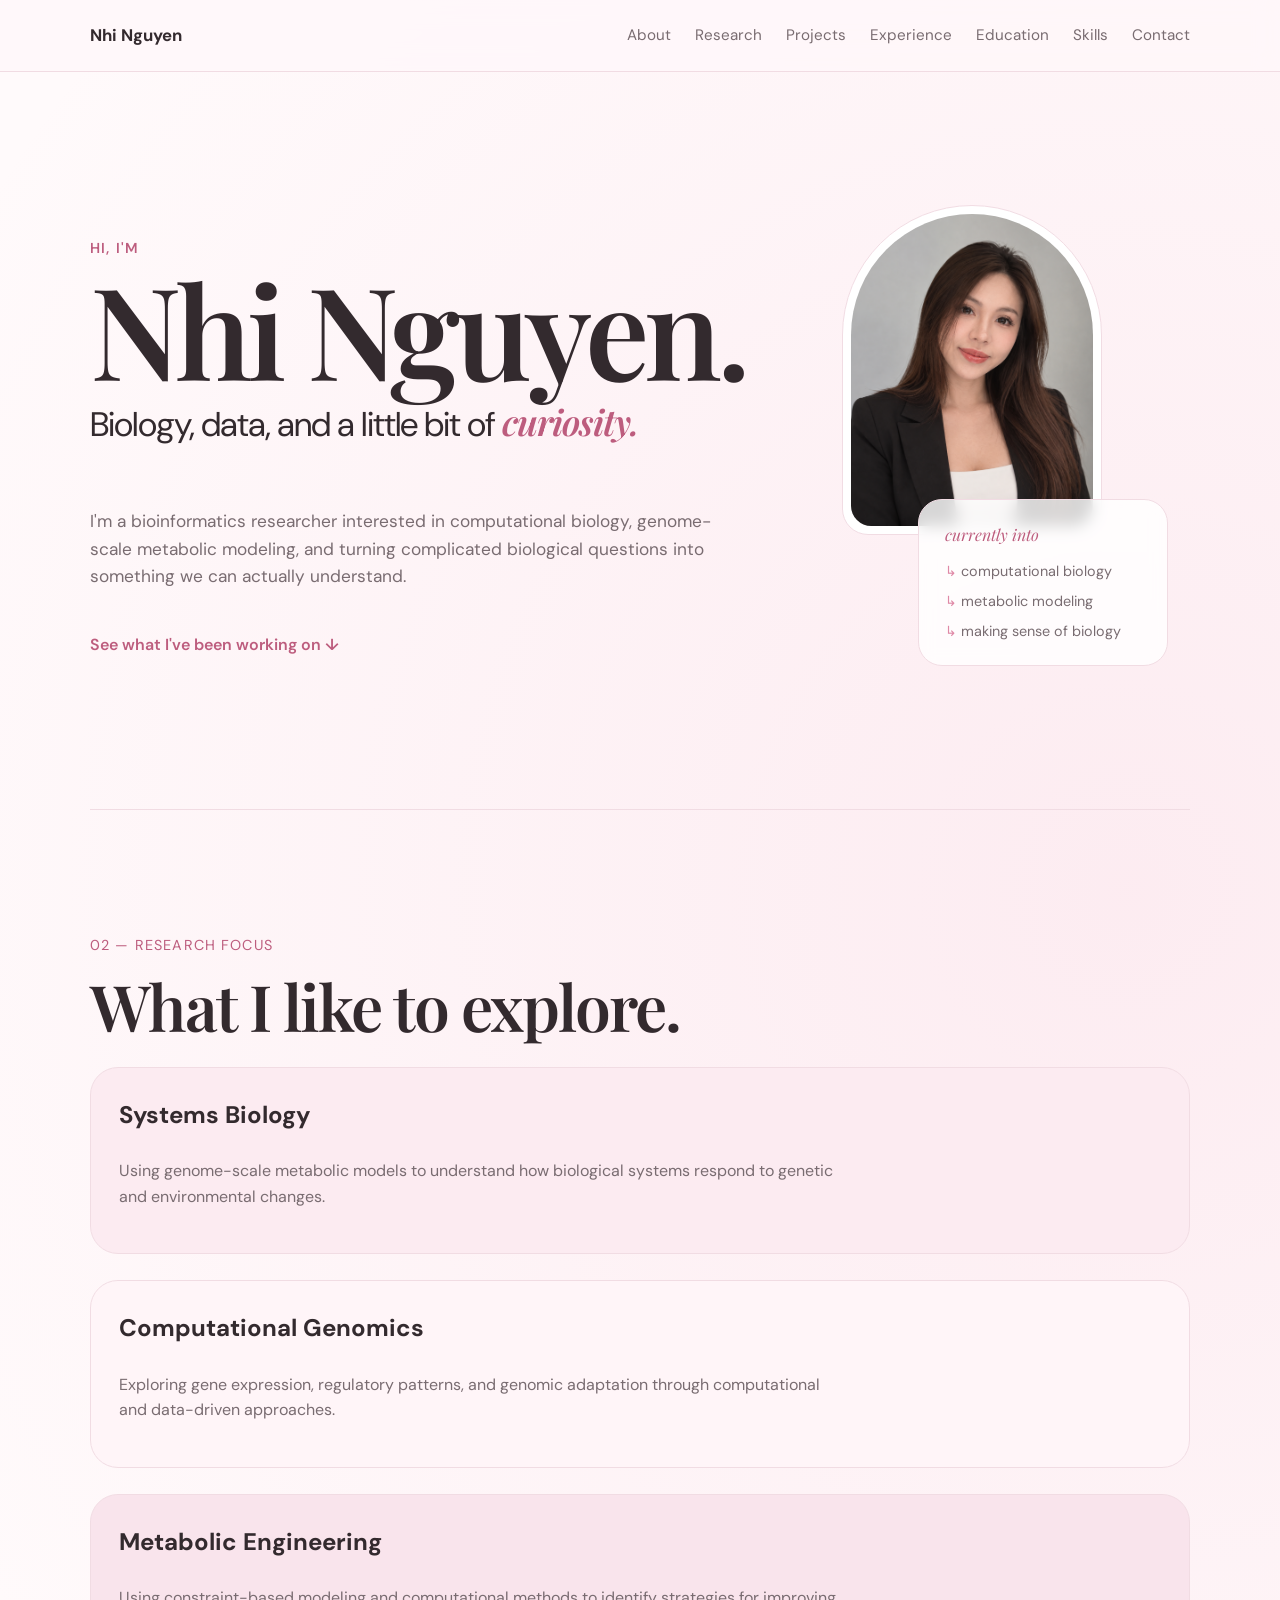
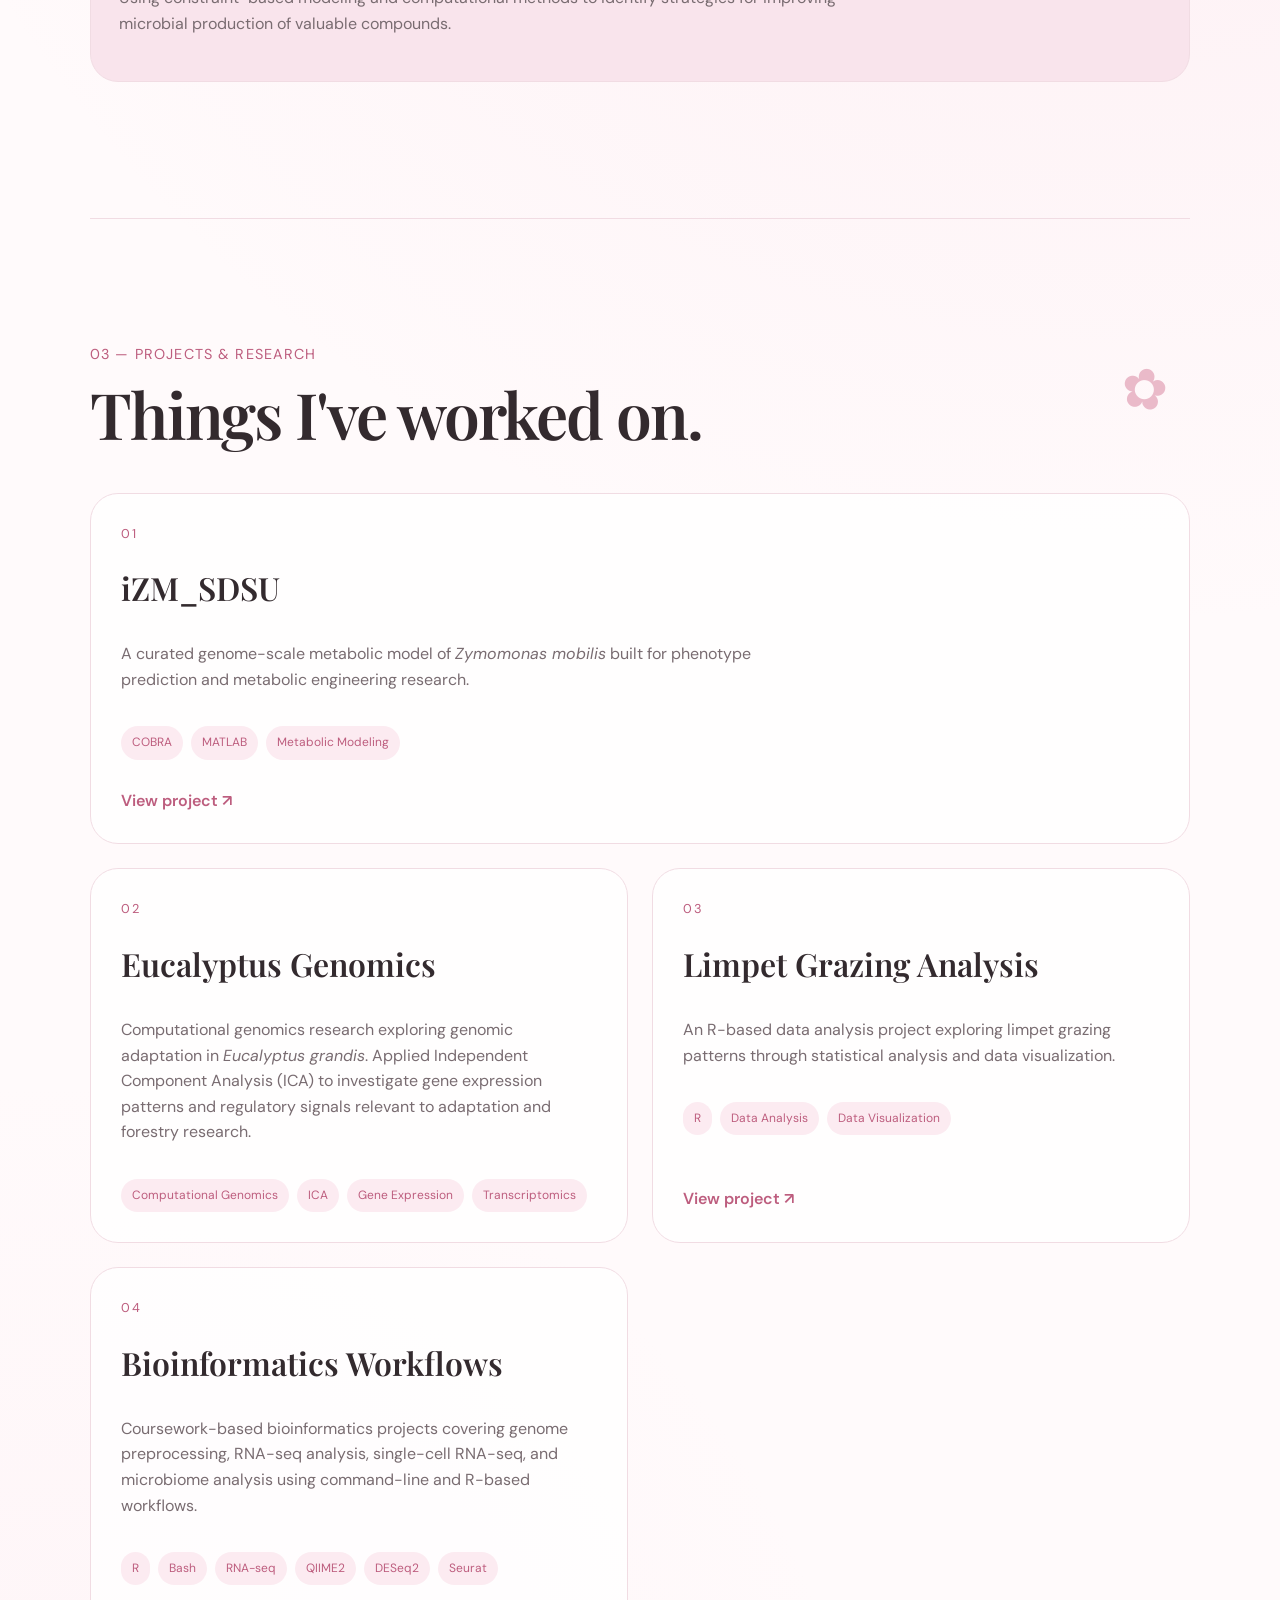
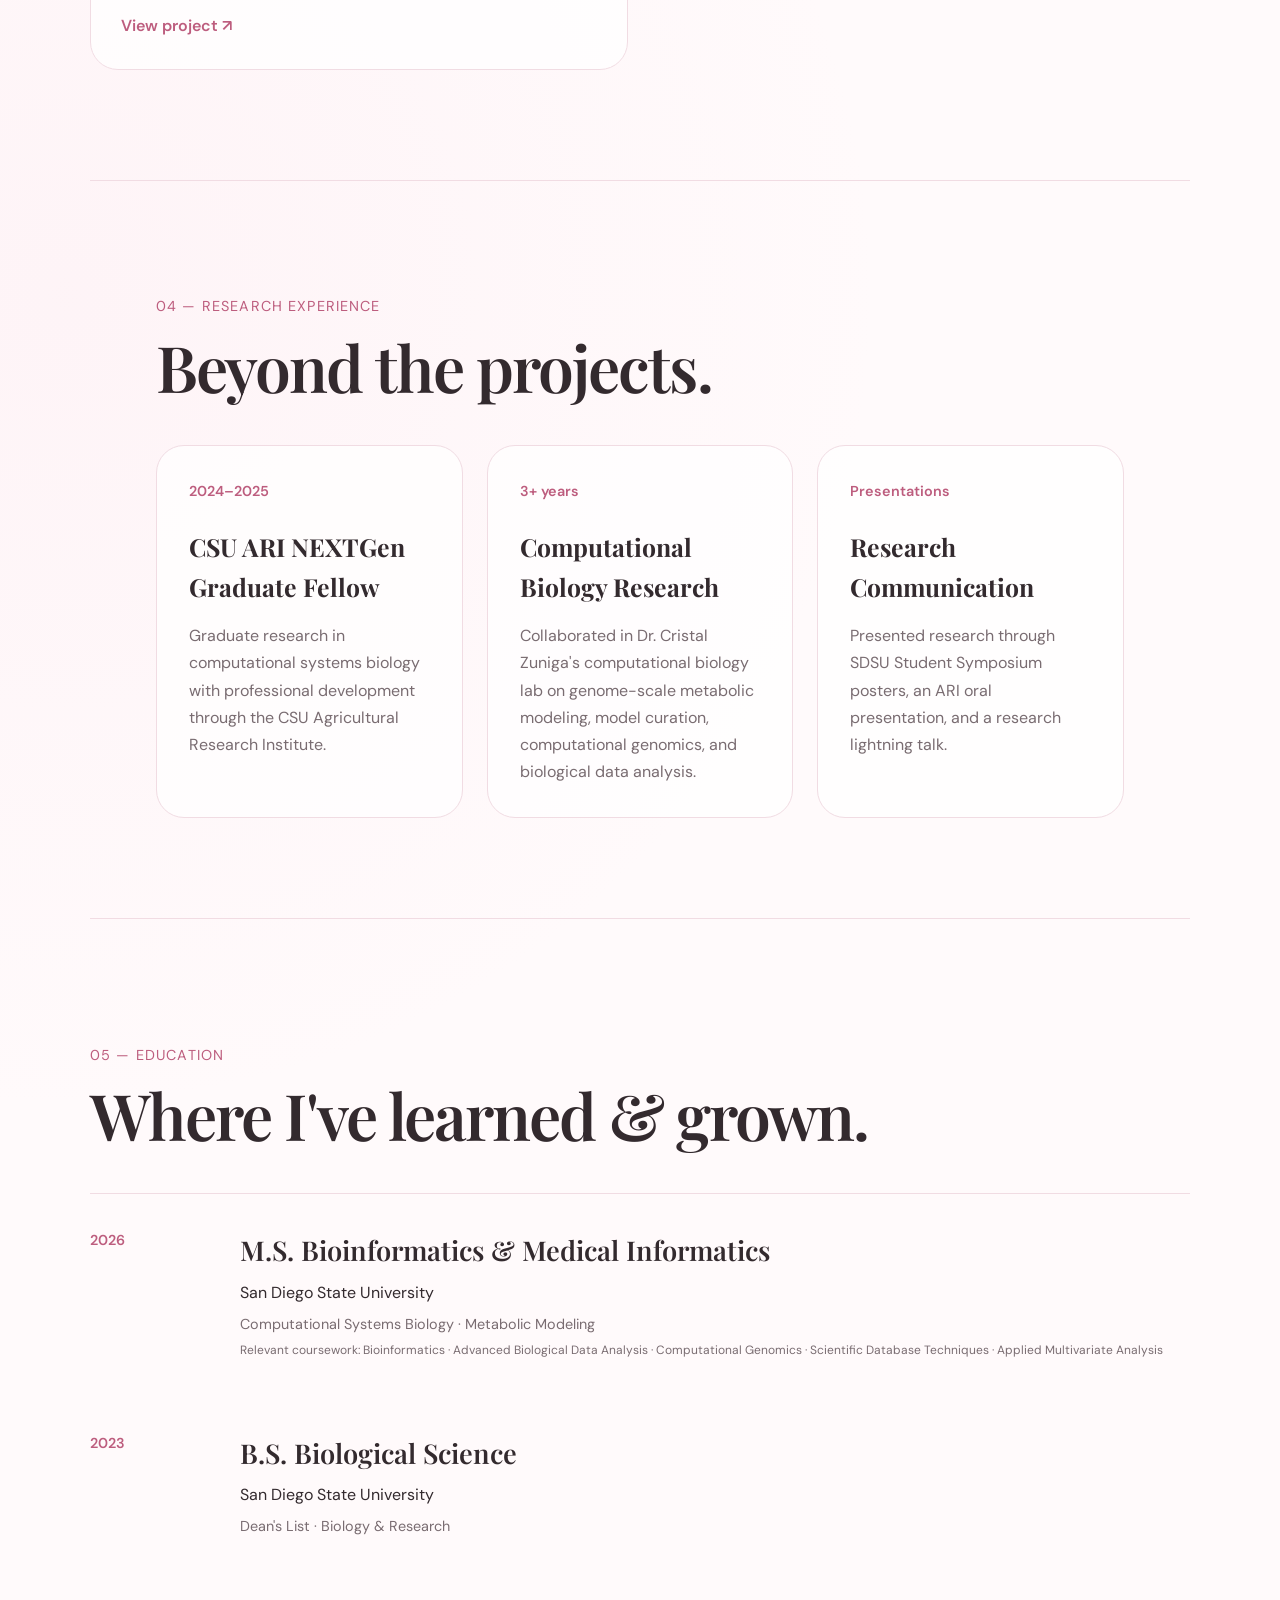
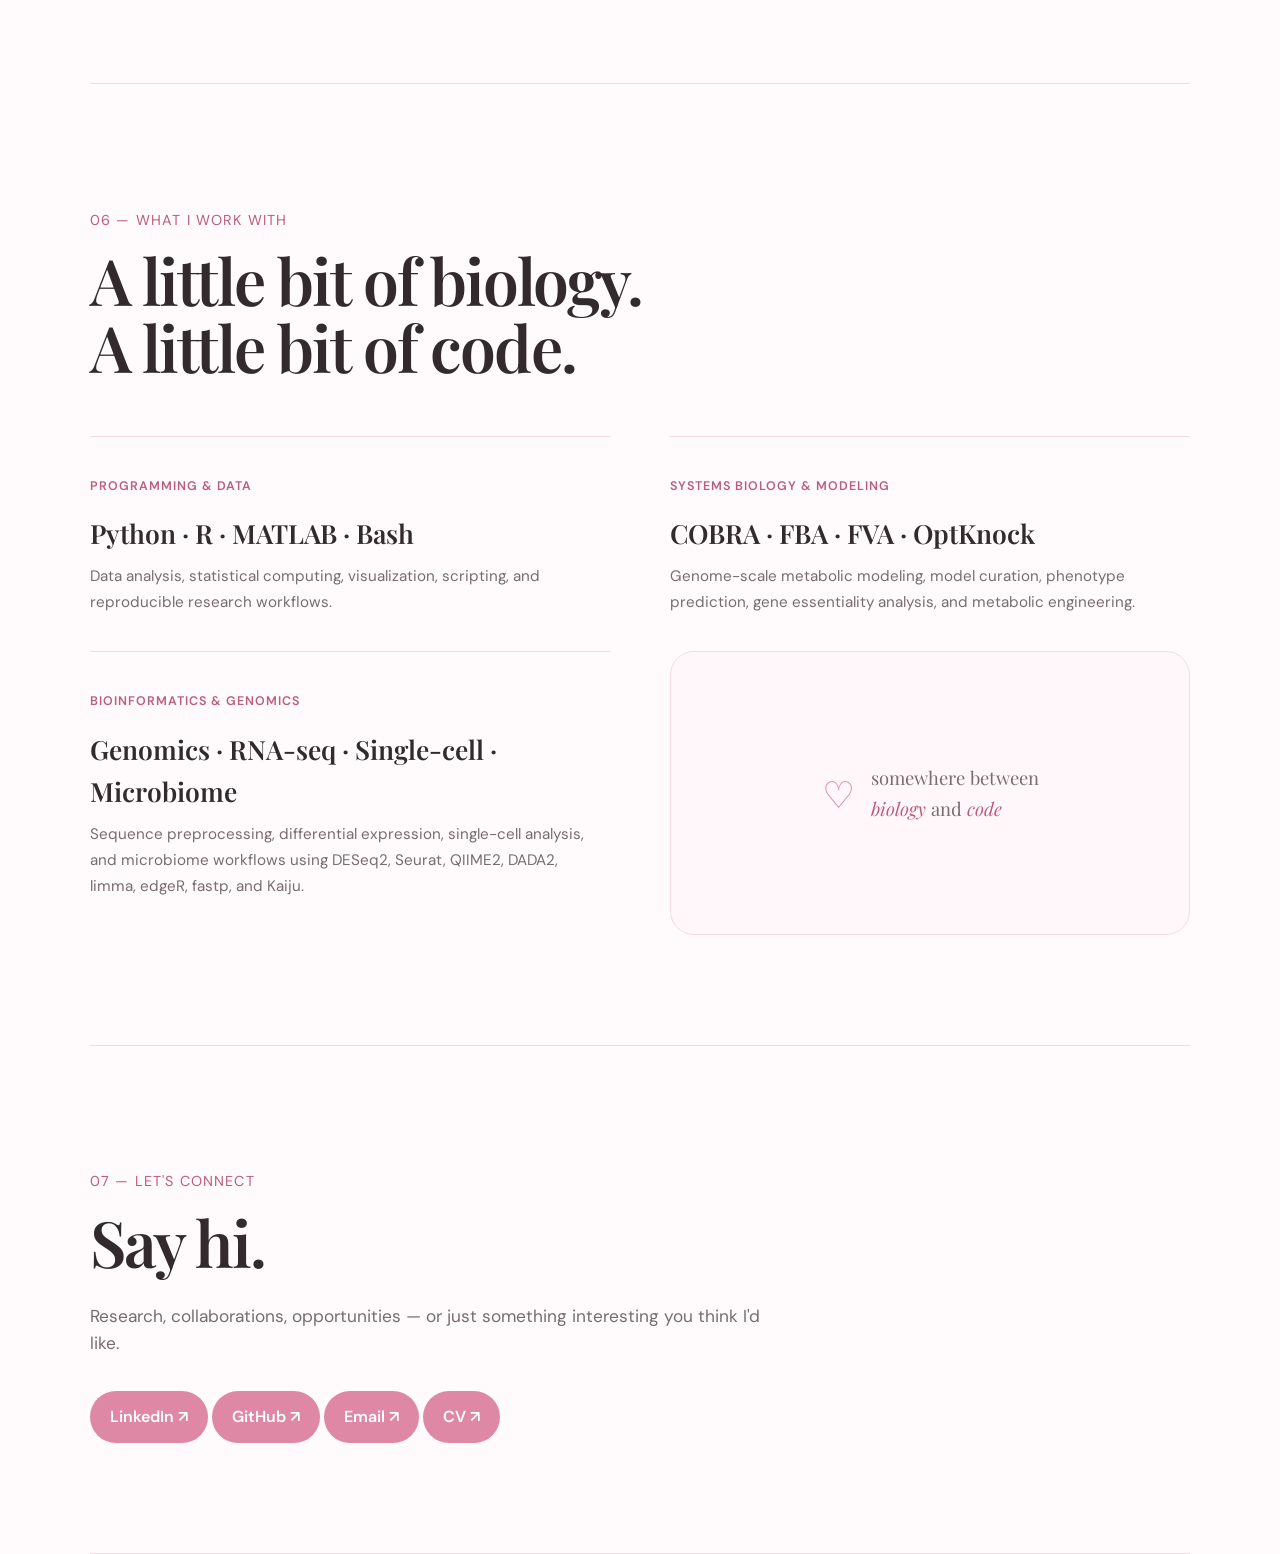
<file: index.html>
<!DOCTYPE html>
<html lang="en">
<head>
  <meta charset="UTF-8">
  <meta name="viewport" content="width=device-width, initial-scale=1.0">

<title>Nhi Nguyen | Bioinformatics & Computational Biology</title>
<meta name="description" content="Nhi Nguyen is a bioinformatics researcher specializing in computational biology, genome-scale metabolic modeling, systems biology, and metabolic engineering.">
<meta property="og:title" content="Nhi Nguyen | Bioinformatics & Computational Biology">
<meta property="og:description" content="Bioinformatics researcher working in computational biology, genome-scale metabolic modeling, systems biology, and metabolic engineering.">
<meta property="og:type" content="website">
<meta property="og:url" content="https://nnguyen3.github.io/nhi-portfolio/">
<link rel="canonical" href="https://nnguyen3.github.io/nhi-portfolio/">
<link rel="icon" type="image/png" href="favicon.png">
 <link rel="preconnect" href="https://fonts.googleapis.com">
<link rel="preconnect" href="https://fonts.gstatic.com" crossorigin>
<link
  href="https://fonts.googleapis.com/css2?family=DM+Sans:wght@400;500;600;700&family=Playfair+Display:ital,wght@0,600;0,700;1,600&display=swap"
  rel="stylesheet"
>
<link rel="stylesheet" href="style.css?v=4">

<script type="application/ld+json">
{
  "@context": "https://schema.org",
  "@type": "Person",
  "name": "Nhi Nguyen",
  "url": "https://nnguyen3.github.io/nhi-portfolio/",
  "jobTitle": "Bioinformatics Researcher",
  "alumniOf": {
    "@type": "CollegeOrUniversity",
    "name": "San Diego State University"
  },
  "sameAs": [
    "https://www.linkedin.com/in/thanhhnhi27/",
    "https://github.com/nnguyen3"
  ],
  "knowsAbout": [
    "Bioinformatics",
    "Computational Biology",
    "Genome-Scale Metabolic Modeling",
    "Systems Biology",
    "Metabolic Engineering"
  ]
}
</script>

</head>

<body>

  <nav>
    <div>Nhi Nguyen</div>

    <div>
      <a href="#home">About</a>
      <a href="#research">Research</a>
      <a href="#work">Projects</a>
      <a href="#experience">Experience</a>
      <a href="#education">Education</a>
      <a href="#skills">Skills</a>
      <a href="#contact">Contact</a>
    </div>
  </nav>

  <main>

    <section id="home">

  <p>Hi, I'm</p>

  <h1>Nhi Nguyen.</h1>

<h2>
  Biology, data, and a little bit of <em>curiosity.</em>
</h2>

  <p>
    I'm a bioinformatics researcher interested in computational biology,
    genome-scale metabolic modeling, and turning complicated biological
    questions into something we can actually understand.
  </p>

  <a href="#research">
    See what I've been working on ↓
  </a>
<div class="profile-photo">
  <img src="profile.png" alt="Nhi Nguyen">
</div>
  <div class="currently">
    <span class="currently-label">currently into</span>

    <div class="currently-items">
      <span>computational biology</span>
      <span>metabolic modeling</span>
      <span>making sense of biology</span>
    </div>
  </div>

</section>


    <section id="research">
      
      <p>02 — Research Focus</p>
      <h2>What I like to explore.</h2>

      <article>
  <h3>Systems Biology</h3>

  <p>
    Using genome-scale metabolic models to understand how biological systems
    respond to genetic and environmental changes.
  </p>
</article>

      <article>
  <h3>Computational Genomics</h3>

  <p>
    Exploring gene expression, regulatory patterns, and genomic adaptation
    through computational and data-driven approaches.
  </p>
</article>

      <article>
  <h3>Metabolic Engineering</h3>

  <p>
    Using constraint-based modeling and computational methods to identify
    strategies for improving microbial production of valuable compounds.
  </p>
</article>
    </section>


    <section id="work">
  <p>03 — Projects & Research</p>

  <h2>Things I've worked on.</h2>

  <div class="work-grid">

    <article class="work-card">
      <span class="work-number">01</span>

      <h3>iZM_SDSU</h3>

      <p>
        A curated genome-scale metabolic model of
        <em>Zymomonas mobilis</em> built for phenotype prediction
        and metabolic engineering research.
      </p>

      <div class="work-tags">
        <span>COBRA</span>
        <span>MATLAB</span>
        <span>Metabolic Modeling</span>
      </div>

      <a href="https://github.com/nnguyen3/Zmobilis-OptKnock"
   target="_blank"
   rel="noopener noreferrer">
  View project ↗
</a>
    </article>


    <article class="work-card">
  <span class="work-number">02</span>

  <h3>Eucalyptus Genomics</h3>

  <p>
    Computational genomics research exploring genomic adaptation in
    <em>Eucalyptus grandis</em>. Applied Independent Component Analysis (ICA)
    to investigate gene expression patterns and regulatory signals relevant
    to adaptation and forestry research.
  </p>

  <div class="work-tags">
    <span>Computational Genomics</span>
    <span>ICA</span>
    <span>Gene Expression</span>
    <span>Transcriptomics</span>
  </div>
</article>



    <article class="work-card">
  <span class="work-number">03</span>

  <h3>Limpet Grazing Analysis</h3>

  <p>
    An R-based data analysis project exploring limpet grazing
    patterns through statistical analysis and data visualization.
  </p>

  <div class="work-tags">
    <span>R</span>
    <span>Data Analysis</span>
    <span>Data Visualization</span>
  </div>

  <a href="https://github.com/nnguyen3/Limpet-Grazing-R"
     target="_blank"
     rel="noopener noreferrer">
    View project ↗
  </a>
</article>
<article class="work-card">
  <span class="work-number">04</span>

  <h3>Bioinformatics Workflows</h3>

  <p>
    Coursework-based bioinformatics projects covering genome preprocessing,
    RNA-seq analysis, single-cell RNA-seq, and microbiome analysis using
    command-line and R-based workflows.
  </p>

  <div class="work-tags">
    <span>R</span>
    <span>Bash</span>
    <span>RNA-seq</span>
    <span>QIIME2</span>
    <span>DESeq2</span>
    <span>Seurat</span>
  </div>

  <a href="https://github.com/nnguyen3/Bioinformatics-code"
     target="_blank"
     rel="noopener noreferrer">
    View project ↗
  </a>
</article>

  </div>
</section>
<section id="experience">
  <p>04 — Research Experience</p>
  <h2>Beyond the projects.</h2>

  <div class="experience-grid">

    <article class="experience-card">
      <span class="experience-year">2024–2025</span>
      <h3>CSU ARI NEXTGen Graduate Fellow</h3>
      <p>Graduate research in computational systems biology with
        professional development through the CSU Agricultural Research Institute.
      </p>
    </article>

    <article class="experience-card">
      <span class="experience-year">3+ years</span>
      <h3>Computational Biology Research</h3>
      <p>
        Collaborated in Dr. Cristal Zuniga's computational biology lab
        on genome-scale metabolic modeling, model curation,
        computational genomics, and biological data analysis.
      </p>
    </article>

    <article class="experience-card">
      <span class="experience-year">Presentations</span>
      <h3>Research Communication</h3>
      <p>
        Presented research through SDSU Student Symposium posters,
        an ARI oral presentation, and a research lightning talk.
      </p>
    </article>

  </div>
</section>

<section id="education">
  <p>05 — Education</p>

  <h2>Where I've learned & grown.</h2>

  <div class="education-list">

    <div class="education-item">
      <div class="education-year">2026</div>

      <div class="education-info">
        <h3>M.S. Bioinformatics & Medical Informatics</h3>
        <p>San Diego State University</p>
        <span>
  Computational Systems Biology · Metabolic Modeling
  <br>
  <small>
    Relevant coursework: Bioinformatics · Advanced Biological Data Analysis ·
    Computational Genomics · Scientific Database Techniques ·
    Applied Multivariate Analysis
  </small>
</span>
      </div>
    </div>

    <div class="education-item">
      <div class="education-year">2023</div>

      <div class="education-info">
        <h3>B.S. Biological Science</h3>
        <p>San Diego State University</p>
        <span>Dean's List · Biology & Research</span>
      </div>
    </div>

  </div>

</section>
<section id="skills">
  <p>06 — What I work with</p>

  <h2>A little bit of biology.<br>A little bit of code.</h2>

  <div class="skills-layout">

    <div class="skill-group">
  <span class="skill-label">programming & data</span>

  <h3>Python · R · MATLAB · Bash</h3>

  <p>
    Data analysis, statistical computing, visualization,
    scripting, and reproducible research workflows.
  </p>
</div>

    <div class="skill-group">
  <span class="skill-label">systems biology & modeling</span>

  <h3>COBRA · FBA · FVA · OptKnock</h3>

  <p>
    Genome-scale metabolic modeling, model curation, phenotype prediction,
    gene essentiality analysis, and metabolic engineering.
  </p>
</div>

    <div class="skill-group">
  <span class="skill-label">bioinformatics & genomics</span>

  <h3>Genomics · RNA-seq · Single-cell · Microbiome</h3>

  <p>
    Sequence preprocessing, differential expression, single-cell analysis,
    and microbiome workflows using DESeq2, Seurat, QIIME2, DADA2,
    limma, edgeR, fastp, and Kaiju.
  </p>
</div>

    <div class="skill-group little-note">
      <span>♡</span>
      <p>
        somewhere between<br>
        <em>biology</em> and <em>code</em>
      </p>
    </div>

  </div>
</section>

    <section id="contact">
      <p>07 — Let's connect</p>

      <h2>Say hi.</h2>

      <p>
        Research, collaborations, opportunities — or just something
        interesting you think I'd like.
      </p>

<div class="contact-links">

<a href="https://www.linkedin.com/in/thanhhnhi27/"
   target="_blank"
   rel="noopener noreferrer">
  LinkedIn ↗
</a>
<a href="https://github.com/nnguyen3"
   target="_blank"
   rel="noopener noreferrer">
  GitHub ↗
</a>

  <a href="mailto:thanhhnhi27@gmail.com">
    Email <span>↗</span>
  </a>

  <a href="Nhi_Nguyen_CV.pdf" target="_blank">
    CV <span>↗</span>
  </a>

</div>
    </section>

    </main>

  <script>
  if ("scrollRestoration" in history) {
    history.scrollRestoration = "manual";
  }

  window.addEventListener("load", function () {
    if (window.location.hash) {
      history.replaceState(null, "", window.location.pathname);
    }

    setTimeout(function () {
      window.scrollTo(0, 0);
    }, 50);
  });
</script>
<script src="script.js"></script>

</body>
</html>
</file>
<file: style.css>
:root {
  --bg: #fffafb;
  --card: #fcebf1;
  --pink: #df88a6;
  --pink-dark: #bd5d7e;
  --text: #332a2e;
  --muted: #796c71;
  --line: #f1dce3;
}

* {
  box-sizing: border-box;
}

html {
  scroll-behavior: smooth;
}

body {
  margin: 0;
  background: var(--bg);
  color: var(--text);
  font-family: "DM Sans", sans-serif;
  line-height: 1.6;
}

a {
  color: inherit;
  text-decoration: none;
}

nav {
  position: sticky;
  top: 0;
  z-index: 10;
  display: flex;
  justify-content: space-between;
  align-items: center;
  padding: 22px 7%;
  background: rgba(255, 248, 250, 0.88);
  backdrop-filter: blur(12px);
  border-bottom: 1px solid var(--line);
}

nav > div:first-child {
  font-weight: 700;
  font-size: 1.05rem;
}

nav > div:last-child {
  display: flex;
  gap: 24px;
}

nav a {
  font-size: 0.95rem;
  color: var(--muted);
  transition: 0.2s ease;
}

nav a:hover {
  color: var(--pink-dark);
}

main {
  width: min(1100px, 86%);
  margin: 0 auto;
}

section {
  padding: 110px 0;
  border-bottom: 1px solid var(--line);
}

#home {
  min-height: 82vh;
  display: flex;
  flex-direction: column;
  justify-content: center;
}

#home > p:first-child {
  color: var(--pink-dark);
  font-weight: 600;
  margin-bottom: 8px;
}

h1 {
  font-size: clamp(4rem, 10vw, 8rem);
  line-height: 0.95;
  margin: 0;
  letter-spacing: -0.05em;
}

#home h2 em {
  font-family: "Playfair Display", serif;
  font-weight: 600;
  font-style: italic;
  color: var(--pink-dark);
}

#home > p:nth-of-type(2) {
  max-width: 650px;
  color: var(--muted);
  font-size: 1.08rem;
}

#home > a {
  display: inline-block;
  margin-top: 24px;
  color: var(--pink-dark);
  font-weight: 600;
}

section > p:first-child {
  color: var(--pink-dark);
  font-size: 0.9rem;
  letter-spacing: 0.08em;
  text-transform: uppercase;
}

section h2 {
  font-size: clamp(2.2rem, 5vw, 4rem);
  margin: 8px 0 28px;
  line-height: 1.05;
  letter-spacing: -0.03em;
}

#about p:not(:first-child),
#contact p:not(:first-child) {
  max-width: 700px;
  color: var(--muted);
  font-size: 1.08rem;
}

#research article {
  margin: 26px 0;
  padding: 28px;
  background: var(--card);
  border: 1px solid var(--line);
  border-radius: 28px;
  transition: transform 0.25s ease;
}

#research article:hover {
  transform: translateY(-5px) rotate(-0.3deg);
}

#research article:nth-of-type(2):hover {
  transform: translateY(-5px) rotate(0.3deg);
}

#research h3 {
  font-size: 1.5rem;
  margin-top: 0;
}

#research article p {
  color: var(--muted);
  max-width: 720px;
}

#work {
  position: relative;
}

#work::after {
  content: "✿";
  position: absolute;
  right: 2%;
  top: 125px;
  font-size: 3.5rem;
  color: #e8b3c4;
  transform: rotate(10deg);
  opacity: 0.9;
  pointer-events: none;
}

#work p:last-child {
  max-width: 650px;
  color: var(--muted);
  font-size: 1.08rem;
}

#contact a {
  display: inline-block;
  margin-top: 16px;
  padding: 13px 20px;
  background: var(--pink);
  color: white;
  border-radius: 999px;
  font-weight: 600;
  transition: 0.2s ease;
}

#contact a:hover {
  background: var(--pink-dark);
  transform: translateY(-2px);
}

@media (max-width: 700px) {
  nav {
    padding: 18px 6%;
  }

  nav > div:last-child {
    gap: 12px;
  }

  nav a {
    font-size: 0.82rem;
  }

  main {
    width: 88%;
  }

  section {
    padding: 80px 0;
  }

  h1 {
    font-size: 4.3rem;
  }

  #work::after {
    font-size: 3rem;
  }
}
body {
  background:
    radial-gradient(
      circle at 88% 14%,
      rgba(244, 185, 205, 0.22) 0%,
      transparent 24%
    ),
    radial-gradient(
      circle at 5% 55%,
      rgba(250, 216, 228, 0.18) 0%,
      transparent 22%
    ),
    #fffafb;
}
#research article:nth-of-type(1) {
  background: #fcebf1;
}

#research article:nth-of-type(2) {
  background: #fff5f8;
}

#research article:nth-of-type(3) {
  background: #f9e4ec;
}
#home h1,
section h2 {
  font-family: "Playfair Display", serif;
}

#home h1 {
  font-weight: 600;
  letter-spacing: -0.04em;
}

#home h2 {
  font-family: "DM Sans", sans-serif;
  font-size: 34px;
  font-weight: 400;
  letter-spacing: -0.03em;
  line-height: 1.2;
  max-width: 820px;
  margin-top: 10px;
  margin-bottom: 45px;
}

#home h2 em {
  font-family: "Playfair Display", serif;
  font-size: 1.05em;
  font-weight: 600;
  font-style: italic;
  color: var(--pink-dark);
}

section h2 {
  font-weight: 600;
}

#about h2 {
  font-style: italic;
}
#home {
  position: relative;
}

.currently {
  position: absolute;
  right: 2%;
  top: 58%;

  width: 250px;
  padding: 22px 26px;

  background: rgba(255, 255, 255, 0.82);
  backdrop-filter: blur(8px);
  -webkit-backdrop-filter: blur(8px);

  border: 1px solid var(--line);
  border-radius: 24px;

  z-index: 3;
}

.currently-label {
  display: block;
  margin-bottom: 12px;

  font-family: "Playfair Display", serif;
  font-style: italic;
  color: var(--pink-dark);
}

.currently-items {
  display: flex;
  flex-direction: column;
  gap: 7px;

  font-size: 0.9rem;
  color: var(--muted);
}

.currently-items span::before {
  content: "↳ ";
  color: var(--pink);
}

@media (max-width: 800px) {
  .currently {
    position: relative;
    right: auto;
    bottom: auto;

    width: 100%;
    max-width: 320px;
    margin-top: 45px;

    transform: rotate(0deg);
  }
}
.work-grid {
  display: grid;
  grid-template-columns: repeat(2, 1fr);
  gap: 24px;
  margin-top: 45px;
}

.work-card {
  position: relative;
  min-height: 320px;
  padding: 30px;

  background: rgba(255, 255, 255, 0.72);
  border: 1px solid var(--line);
  border-radius: 28px;

  display: flex;
  flex-direction: column;

  transition:
    transform 0.25s ease,
    box-shadow 0.25s ease;
}

.work-card:first-child {
  grid-column: span 2;
}

.work-card:hover {
  transform: translateY(-5px);
  box-shadow: 0 18px 45px rgba(100, 60, 75, 0.08);
}

.work-number {
  font-size: 0.8rem;
  color: var(--pink-dark);
  letter-spacing: 0.12em;
}

.work-card h3 {
  margin: 18px 0 12px;

  font-family: "Playfair Display", serif;
  font-size: 2rem;
  font-weight: 600;
}

.work-card p {
  max-width: 650px;
  color: var(--muted);
  font-size: 1rem;
}

.work-tags {
  display: flex;
  flex-wrap: wrap;
  gap: 8px;

  margin-top: 18px;
}

.work-tags span {
  padding: 7px 11px;

  background: #fcebf1;
  border-radius: 999px;

  font-size: 0.75rem;
  color: var(--pink-dark);
}

.work-card a {
  margin-top: auto;
  padding-top: 28px;

  color: var(--pink-dark);
  font-weight: 600;
}
@media (max-width: 750px) {
  .work-grid {
    grid-template-columns: 1fr;
  }

  .work-card:first-child {
    grid-column: span 1;
  }
}

.education-list {
  margin-top: 45px;
  border-top: 1px solid var(--line);
}

.education-item {
  display: grid;
  grid-template-columns: 120px 1fr;
  gap: 30px;

  padding: 35px 0;

  border-bottom: none;
}

.education-year {
  color: var(--pink-dark);
  font-size: 0.9rem;
  font-weight: 600;
}

.education-info h3 {
  margin: 0 0 7px;

  font-family: "Playfair Display", serif;
  font-size: 1.7rem;
  font-weight: 600;
}

.education-info p {
  margin: 0 0 5px;
  color: var(--text);
}

.education-info span {
  color: var(--muted);
  font-size: 0.9rem;
}

.fellowship-note {
  width: fit-content;

  display: flex;
  align-items: center;
  gap: 14px;

  margin-top: 40px;
  padding: 16px 22px;

  background: #fcebf1;
  border-radius: 20px;

  transform: rotate(0deg);
}

.fellowship-note > span {
  color: var(--pink-dark);
  font-size: 1.5rem;
}

.fellowship-note small {
  display: block;
  margin-bottom: 2px;

  color: var(--pink-dark);
  font-family: "Playfair Display", serif;
  font-style: italic;
}

.fellowship-note strong {
  font-size: 0.95rem;
}

@media (max-width: 700px) {
  .education-item {
    grid-template-columns: 1fr;
    gap: 8px;
  }
}
.skills-layout {
  display: grid;
  grid-template-columns: 1fr 1fr;
  gap: 0 60px;
  margin-top: 55px;
}

.skill-group {
  padding: 35px 0;
  border-top: 1px solid var(--line);
}

.skill-label {
  color: var(--pink-dark);
  font-size: 0.78rem;
  font-weight: 600;
  letter-spacing: 0.08em;
  text-transform: uppercase;
}

.skill-group h3 {
  margin: 15px 0 10px;

  font-family: "Playfair Display", serif;
  font-size: 1.65rem;
  font-weight: 600;
}

.skill-group p {
  margin: 0;
  max-width: 500px;

  color: var(--muted);
  font-size: 0.95rem;
  line-height: 1.7;
}

.little-note {
  display: flex;
  align-items: center;
  justify-content: center;
  gap: 16px;

  border: 1px solid var(--line);
  border-radius: 24px;
  padding: 28px;

  background: #fff7fa;
}

.little-note > span {
  font-family: "Playfair Display", serif;
  font-size: 2.3rem;
  color: var(--pink);
}

.little-note p {
  font-family: "Playfair Display", serif;
  font-size: 1.15rem;
}

.little-note em {
  color: var(--pink-dark);
}

@media (max-width: 750px) {
  .skills-layout {
    grid-template-columns: 1fr;
  }
}
.profile-photo {
  position: absolute;
  right: 8%;
  top: 18%;
  width: 260px;
  height: 330px;

  padding: 8px;
  background: white;
  border: 1px solid var(--line);
  border-radius: 140px 140px 28px 28px;

  transform: rotate(2deg);
}

.profile-photo img {
  width: 100%;
  height: 100%;
  object-fit: cover;

  border-radius: 132px 132px 22px 22px;
}

@media (max-width: 900px) {
  .profile-photo {
    position: relative;
    right: auto;
    top: auto;

    width: 220px;
    height: 280px;
    margin-top: 40px;
  }
}
html {
  scroll-behavior: smooth;
}
@keyframes fadeUp {
  from {
    opacity: 0;
    transform: translateY(18px);
  }

  to {
    opacity: 1;
    transform: translateY(0);
  }
}

#home > p:first-child {
  animation: fadeUp 0.6s ease both;
}

#home h1 {
  animation: fadeUp 0.7s ease 0.08s both;
}

#home h2 {
  animation: fadeUp 0.7s ease 0.16s both;
}

#home > p:nth-of-type(2) {
  animation: fadeUp 0.7s ease 0.24s both;
}

#home > a {
  animation: fadeUp 0.7s ease 0.32s both;
}

.profile-photo {
  animation: fadeUp 0.8s ease 0.22s both;
}

.currently {
  animation: fadeUp 0.8s ease 0.34s both;
}
.reveal {
  opacity: 0;
  transform: translateY(24px);
  transition:
    opacity 0.7s ease,
    transform 0.7s ease;
}

.reveal.show {
  opacity: 1;
  transform: translateY(0);
}

@media (prefers-reduced-motion: reduce) {
  html {
    scroll-behavior: auto;
  }

  .reveal,
  .reveal.show {
    opacity: 1;
    transform: none;
    transition: none;
  }
}
@media (max-width: 700px) {
  nav {
    padding: 22px 24px;
  }

  nav > div:first-child {
    white-space: nowrap;
    font-size: 1rem;
  }

  nav > div:last-child {
    display: none;
  }
}
@media (max-width: 700px) {
  #home {
    min-height: auto;
    padding-top: 70px;
    padding-bottom: 70px;
  }

  .profile-photo {
    width: 200px;
    height: 255px;
    margin: 18px auto 0;
  }

  .currently {
    width: 90%;
    max-width: 280px;
    margin: -28px auto 0;
  }
}
/* ===== Research Experience ===== */

#experience {
  padding: 100px 6%;
}

.experience-grid {
  display: grid;
  grid-template-columns: repeat(3, 1fr);
  gap: 24px;
  margin-top: 45px;
}

.experience-card {
  padding: 32px;
  background: rgba(255, 255, 255, 0.75);
  border: 1px solid var(--line);
  border-radius: 28px;
}

.experience-year {
  display: inline-block;
  margin-bottom: 24px;
  color: var(--pink-dark);
  font-size: 0.9rem;
  font-weight: 600;
}

.experience-card h3 {
  margin: 0 0 16px;
  font-family: "Playfair Display", serif;
  font-size: 1.55rem;
}

.experience-card p {
  margin: 0;
  color: var(--muted);
  line-height: 1.7;
}

@media (max-width: 800px) {
  .experience-grid {
    grid-template-columns: 1fr;
  }
}
</file>
